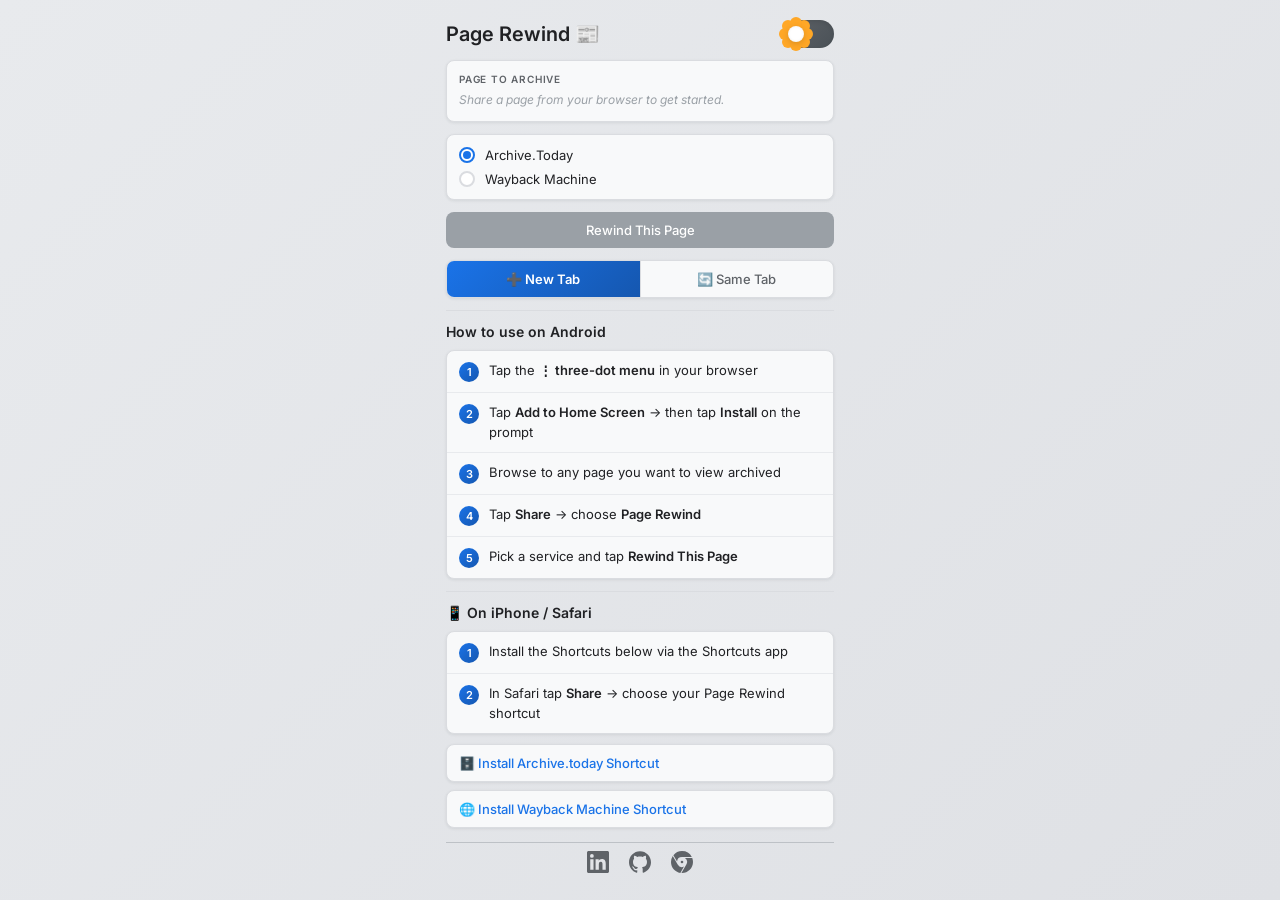
<file: docs/index.html>
<!DOCTYPE html>
<html lang="en">
<head>
  <meta charset="UTF-8" />
  <meta name="viewport" content="width=device-width, initial-scale=1.0, viewport-fit=cover" />
  <meta name="theme-color" content="#1a1d23" id="themeColorMeta" />
  <meta name="mobile-web-app-capable" content="yes" />
  <meta name="apple-mobile-web-app-capable" content="yes" />
  <meta name="apple-mobile-web-app-status-bar-style" content="black-translucent" />
  <meta name="apple-mobile-web-app-title" content="Page Rewind" />
  <title>Page Rewind</title>
  <link rel="manifest" href="/ByeWall/manifest.json" />
  <link rel="apple-touch-icon" href="/ByeWall/icons/icon-192.png" />
  <link rel="preconnect" href="https://fonts.googleapis.com">
  <link rel="preconnect" href="https://fonts.gstatic.com" crossorigin>
  <link href="https://fonts.googleapis.com/css2?family=Inter:wght@400;500;600&display=swap" rel="stylesheet">

  <!-- Instant dark mode before paint — mirrors popup-early.js -->
  <script>
    (function () {
      try {
        const saved = localStorage.getItem('darkModeEnabled');
        if (saved === 'true') {
          document.documentElement.classList.add('dark-mode');
        } else if (saved === null && window.matchMedia('(prefers-color-scheme: dark)').matches) {
          document.documentElement.classList.add('dark-mode');
        }
      } catch (e) {}
    })();
  </script>

  <style>
    /* ============================================================
       BASE — mirrors extension popup.css
    ============================================================ */
    *, *::before, *::after { box-sizing: border-box; margin: 0; padding: 0; }

    html.dark-mode {
      background: #1a1d23;
    }

    body {
      font-family: 'Inter', -apple-system, BlinkMacSystemFont, 'Segoe UI', sans-serif;
      background: linear-gradient(135deg, #e8eaed 0%, #dfe1e5 100%);
      color: #202124;
      min-height: 100dvh;
    }

    body.loaded {
      transition: background 0.3s, color 0.3s;
    }

    html.dark-mode body {
      background: linear-gradient(135deg, #1a1d23 0%, #26292e 100%);
      color: #e0e0e0;
    }

    .app {
      max-width: 420px;
      margin: 0 auto;
      padding: calc(env(safe-area-inset-top, 0px) + 20px) 16px calc(env(safe-area-inset-bottom, 0px) + 20px);
    }

    /* ============================================================
       HEADER
    ============================================================ */
    .header-container {
      display: flex;
      justify-content: space-between;
      align-items: center;
      margin-bottom: 12px;
    }

    h3 {
      margin: 0;
      color: #202124;
      font-size: 20px;
      font-weight: 600;
      transition: color 0.3s;
    }

    html.dark-mode h3 { color: #f0f0f0; }

    h4 {
      margin: 0 0 8px 0;
      font-size: 14px;
      color: #202124;
      font-weight: 600;
      transition: color 0.3s;
    }

    html.dark-mode h4 { color: #f0f0f0; }

    /* ============================================================
       DARK MODE TOGGLE — exact from extension
    ============================================================ */
    .toggle-container { display: flex; }

    .toggle-switch {
      position: relative;
      display: inline-block;
      width: 52px;
      height: 28px;
    }

    .toggle-switch input { opacity: 0; width: 0; height: 0; }

    .slider {
      position: absolute;
      cursor: pointer;
      inset: 0;
      background: linear-gradient(135deg, #5f6368 0%, #4a5157 100%);
      border-radius: 28px;
      box-shadow: inset 0 2px 4px rgba(0,0,0,0.1);
    }

    body.loaded .slider { transition: all 0.3s cubic-bezier(0.4, 0, 0.2, 1); }

    .slider:hover {
      box-shadow: inset 0 2px 4px rgba(0,0,0,0.15), 0 0 0 4px rgba(95,99,104,0.1);
    }

    .toggle-switch input:focus-visible + .slider {
      outline: 2px solid #1a73e8;
      outline-offset: 2px;
    }

    .slider:before {
      content: '';
      position: absolute;
      height: 16px;
      width: 16px;
      left: 6px;
      bottom: 6px;
      background: #ffffff;
      border-radius: 50%;
      box-shadow:
        0 2px 6px rgba(0,0,0,0.15),
        0 -11px 0 -2px #ffa726,
        8px -8px 0 -2px #ffa726,
        11px 0 0 -2px #ffa726,
        8px 8px 0 -2px #ffa726,
        0 11px 0 -2px #ffa726,
        -8px 8px 0 -2px #ffa726,
        -11px 0 0 -2px #ffa726,
        -8px -8px 0 -2px #ffa726,
        inset 0 0 3px rgba(0,0,0,0.08);
    }

    body.loaded .slider:before { transition: all 0.45s cubic-bezier(0.4, 0, 0.2, 1); }

    input:checked + .slider {
      background: linear-gradient(135deg, #1a73e8 0%, #1557b0 100%);
      box-shadow: inset 0 2px 4px rgba(0,0,0,0.2);
    }

    input:checked + .slider:hover {
      box-shadow: inset 0 2px 4px rgba(0,0,0,0.25), 0 0 0 4px rgba(26,115,232,0.15);
    }

    input:checked + .slider:before {
      transform: translateX(24px) rotate(-25deg);
      background: #4a9eff;
      box-shadow: 0 2px 8px rgba(0,0,0,0.3), inset 7px -3px 0 0 #2b2f36;
    }

    html.dark-mode .slider {
      background: linear-gradient(135deg, #4a5157 0%, #3e444b 100%);
      box-shadow: inset 0 2px 4px rgba(0,0,0,0.3);
    }

    html.dark-mode input:checked + .slider {
      background: linear-gradient(135deg, #4a9eff 0%, #357abd 100%);
    }

    html.dark-mode .slider:before {
      background: #f8f9fa;
      box-shadow:
        0 2px 6px rgba(0,0,0,0.4),
        0 -11px 0 -2px #ffa726,
        8px -8px 0 -2px #ffa726,
        11px 0 0 -2px #ffa726,
        8px 8px 0 -2px #ffa726,
        0 11px 0 -2px #ffa726,
        -8px 8px 0 -2px #ffa726,
        -11px 0 0 -2px #ffa726,
        -8px -8px 0 -2px #ffa726;
    }

    html.dark-mode input:checked + .slider:before {
      background: #4a9eff;
      box-shadow: 0 2px 8px rgba(0,0,0,0.5), inset 7px -3px 0 0 #2b2f36;
    }

    /* ============================================================
       URL CARD
    ============================================================ */
    .url-card {
      background: #f8f9fa;
      border-radius: 8px;
      padding: 12px;
      margin-bottom: 12px;
      border: 1px solid #dadce0;
      box-shadow: 0 1px 3px rgba(60,64,67,0.1);
      transition: background-color 0.3s, border-color 0.3s;
    }

    html.dark-mode .url-card {
      background: #31363d;
      border-color: #444c56;
      box-shadow: 0 1px 3px rgba(0,0,0,0.2);
    }

    .url-label {
      font-size: 10px;
      font-weight: 600;
      text-transform: uppercase;
      letter-spacing: 0.8px;
      color: #5f6368;
      margin-bottom: 6px;
      transition: color 0.3s;
    }

    html.dark-mode .url-label { color: #9aa0a6; }

    .url-text {
      font-size: 12px;
      color: #202124;
      word-break: break-all;
      line-height: 1.5;
      transition: color 0.3s;
    }

    html.dark-mode .url-text { color: #e0e0e0; }

    .url-text.empty {
      color: #9aa0a6;
      font-style: italic;
    }

    /* ============================================================
       OPTIONS SECTION — exact from extension
    ============================================================ */
    .options-section {
      background: #f8f9fa;
      border-radius: 8px;
      padding: 12px;
      margin-bottom: 12px;
      border: 1px solid #dadce0;
      box-shadow: 0 1px 3px rgba(60,64,67,0.1);
      transition: background-color 0.3s, border-color 0.3s, box-shadow 0.3s;
    }

    html.dark-mode .options-section {
      background: #31363d;
      border-color: #444c56;
      box-shadow: 0 1px 3px rgba(0,0,0,0.2);
    }

    label {
      display: flex;
      align-items: center;
      margin-bottom: 8px;
      cursor: pointer;
      font-size: 13px;
      color: #202124;
      transition: color 0.3s;
    }

    label:last-child { margin-bottom: 0; }
    html.dark-mode label { color: #e0e0e0; }

    input[type="radio"] {
      -webkit-appearance: none;
      appearance: none;
      width: 16px;
      height: 16px;
      margin-right: 10px;
      border-radius: 50%;
      border: 2px solid #dadce0;
      background: #fff;
      display: inline-grid;
      place-content: center;
      cursor: pointer;
      flex-shrink: 0;
      transition: border-color 0.15s ease, background-color 0.15s ease;
    }

    input[type="radio"]::before {
      content: '';
      width: 8px;
      height: 8px;
      border-radius: 50%;
      transform: scale(0);
      transition: transform 0.15s ease;
      background: #1a73e8;
    }

    input[type="radio"]:checked { border-color: #1a73e8; }
    input[type="radio"]:checked::before { transform: scale(1); }

    html.dark-mode input[type="radio"] {
      border-color: #6c757d;
      background: #2b2f36;
    }

    html.dark-mode input[type="radio"]::before { background: #4a9eff; }
    html.dark-mode input[type="radio"]:checked { border-color: #4a9eff; }

    /* ============================================================
       MAIN BUTTON — exact from extension
    ============================================================ */
    .archive-btn {
      width: 100%;
      background: linear-gradient(135deg, #1a73e8 0%, #1557b0 100%);
      color: white;
      padding: 10px 14px;
      border: none;
      border-radius: 8px;
      font-size: 13px;
      font-weight: 500;
      font-family: inherit;
      cursor: pointer;
      transition: all 0.2s ease;
      box-shadow: 0 3px 8px rgba(26,115,232,0.3), 0 1px 3px rgba(0,0,0,0.08);
      display: flex;
      align-items: center;
      justify-content: center;
      gap: 6px;
    }

    .archive-btn:hover:not(:disabled) {
      background: linear-gradient(135deg, #1557b0 0%, #0d47a1 100%);
      box-shadow: 0 5px 14px rgba(26,115,232,0.4), 0 2px 6px rgba(0,0,0,0.12);
      transform: translateY(-2px);
    }

    .archive-btn:active:not(:disabled) { transform: translateY(0); }

    .archive-btn:disabled {
      background: #9aa0a6;
      cursor: not-allowed;
      transform: none;
      box-shadow: none;
    }

    html.dark-mode .archive-btn {
      background: linear-gradient(135deg, #4a9eff 0%, #357abd 100%);
      box-shadow: 0 2px 6px rgba(74,158,255,0.3);
    }

    html.dark-mode .archive-btn:hover:not(:disabled) {
      background: linear-gradient(135deg, #357abd 0%, #2563eb 100%);
      box-shadow: 0 4px 12px rgba(74,158,255,0.4);
    }

    html.dark-mode .archive-btn:disabled { background: #444c56; }

    .spinner {
      width: 14px;
      height: 14px;
      border: 2px solid rgba(255,255,255,0.4);
      border-top-color: white;
      border-radius: 50%;
      animation: spin 0.7s linear infinite;
      display: none;
      flex-shrink: 0;
    }

    @keyframes spin { to { transform: rotate(360deg); } }

    .archive-btn.loading .spinner { display: block; }

    /* ============================================================
       TAB BEHAVIOR — exact from extension
    ============================================================ */
    .tab-behavior-section { margin: 12px 0; }

    .tab-choice {
      display: flex;
      width: 100%;
      border: 1px solid #dadce0;
      border-radius: 8px;
      overflow: hidden;
      background: #f8f9fa;
      box-shadow: 0 1px 3px rgba(60,64,67,0.1);
      transition: background-color 0.3s, border-color 0.3s;
    }

    html.dark-mode .tab-choice {
      background: #2b2f36;
      border-color: #444c56;
    }

    .tab-option {
      flex: 1;
      text-align: center;
      padding: 10px 0;
      cursor: pointer;
      font-size: 13px;
      font-weight: 500;
      font-family: inherit;
      user-select: none;
      transition: all 0.2s ease;
      background: transparent;
      color: #5f6368;
      border: none;
      -webkit-tap-highlight-color: transparent;
    }

    .tab-option + .tab-option { border-left: 1px solid #dadce0; }

    html.dark-mode .tab-option + .tab-option { border-left-color: #444c56; }

    .tab-option.active {
      background: linear-gradient(135deg, #1a73e8 0%, #1557b0 100%);
      color: white;
      font-weight: 600;
    }

    .tab-option:not(.active):hover {
      background: rgba(232,234,237,0.6);
      color: #202124;
    }

    html.dark-mode .tab-option { color: #9aa0a6; }

    html.dark-mode .tab-option.active {
      background: linear-gradient(135deg, #4a9eff 0%, #357abd 100%);
      color: white;
    }

    html.dark-mode .tab-option:not(.active):hover {
      background: #3e444b;
      color: #e0e0e0;
    }

    /* ============================================================
       STATUS BOX
    ============================================================ */
    .status-box {
      display: none;
      margin-top: 10px;
      padding: 12px 14px;
      border-radius: 8px;
      font-size: 13px;
      line-height: 1.5;
      transition: background 0.3s;
    }

    .status-box.show { display: block; }

    .status-box.error {
      background: #fce8e6;
      border: 1px solid #f28b82;
      color: #c62828;
    }

    html.dark-mode .status-box.error {
      background: #3e1f1f;
      border-color: #ef5350;
      color: #ff8a80;
    }

    /* ============================================================
       DIVIDER
    ============================================================ */
    .divider {
      height: 1px;
      background: #dadce0;
      margin: 12px 0;
      transition: background 0.3s;
    }

    html.dark-mode .divider { background: #444c56; }

    /* ============================================================
       INSTALL SECTION
    ============================================================ */
    .install-steps {
      background: #f8f9fa;
      border: 1px solid #dadce0;
      border-radius: 8px;
      overflow: hidden;
      box-shadow: 0 1px 3px rgba(60,64,67,0.1);
      transition: background-color 0.3s, border-color 0.3s;
    }

    html.dark-mode .install-steps {
      background: #31363d;
      border-color: #444c56;
    }

    .install-step {
      display: flex;
      gap: 10px;
      align-items: flex-start;
      font-size: 13px;
      color: #202124;
      padding: 10px 12px;
      border-bottom: 1px solid #e8eaed;
      transition: color 0.3s, border-color 0.3s;
    }

    .install-step:last-child { border-bottom: none; }

    html.dark-mode .install-step {
      color: #e0e0e0;
      border-color: #444c56;
    }

    .step-num {
      width: 20px;
      height: 20px;
      border-radius: 50%;
      background: linear-gradient(135deg, #1a73e8, #1557b0);
      color: white;
      font-size: 11px;
      font-weight: 600;
      display: flex;
      align-items: center;
      justify-content: center;
      flex-shrink: 0;
      margin-top: 1px;
    }

    html.dark-mode .step-num {
      background: linear-gradient(135deg, #4a9eff, #357abd);
    }

    .step-text { line-height: 1.5; }
    .step-text strong { font-weight: 600; }

    /* Shortcut links */
    .shortcut-links {
      display: flex;
      flex-direction: column;
      gap: 8px;
      margin-top: 10px;
    }

    .shortcut-link {
      display: flex;
      align-items: center;
      gap: 8px;
      padding: 10px 12px;
      background: #f8f9fa;
      border: 1px solid #dadce0;
      border-radius: 8px;
      color: #1a73e8;
      font-size: 13px;
      font-weight: 500;
      text-decoration: none;
      transition: all 0.2s ease;
      box-shadow: 0 1px 3px rgba(60,64,67,0.1);
    }

    .shortcut-link:hover {
      background: #e8f0fe;
      border-color: #1a73e8;
      transform: translateY(-1px);
    }

    html.dark-mode .shortcut-link {
      background: #31363d;
      border-color: #444c56;
      color: #8ab4f8;
    }

    html.dark-mode .shortcut-link:hover {
      background: #3e444b;
      border-color: #8ab4f8;
    }

    /* ============================================================
       FOOTER — exact from extension
    ============================================================ */
    .credit {
      margin-top: 10px;
      display: flex;
      justify-content: center;
      align-items: center;
      gap: 20px;
      padding-top: 8px;
      border-top: 1px solid #bdc1c6;
      transition: border-color 0.3s;
    }

    html.dark-mode .credit { border-color: #5f6368; }

    .credit a {
      color: #5f6368;
      display: flex;
      align-items: center;
      transition: color 0.2s ease, transform 0.2s ease;
    }

    .credit a:hover { color: #1a73e8; transform: translateY(-2px); }

    html.dark-mode .credit a { color: #e8eaed; }
    html.dark-mode .credit a:hover { color: #8ab4f8; }

    /* ============================================================
       TOAST — exact from extension
    ============================================================ */
    .toast {
      position: fixed;
      bottom: calc(env(safe-area-inset-bottom, 0px) + 20px);
      left: 50%;
      transform: translateX(-50%) translateY(100px);
      background: #202124;
      color: white;
      padding: 12px 20px;
      border-radius: 8px;
      font-size: 13px;
      font-weight: 500;
      box-shadow: 0 4px 16px rgba(0,0,0,0.3);
      z-index: 1000;
      opacity: 0;
      transition: all 0.3s cubic-bezier(0.4, 0, 0.2, 1);
      white-space: nowrap;
    }

    .toast.show {
      transform: translateX(-50%) translateY(0);
      opacity: 1;
    }

    .toast.success {
      background: linear-gradient(135deg, #34a853 0%, #2d8e47 100%);
    }

    html.dark-mode .toast { background: #3e444b; }
    html.dark-mode .toast.success {
      background: linear-gradient(135deg, #2d8e47 0%, #1e7e34 100%);
    }

    /* Busy overlay */
    body.busy::before {
      content: '';
      position: fixed;
      inset: 0;
      background: rgba(0,0,0,0.15);
      cursor: progress;
      z-index: 999;
    }
  </style>
</head>
<body>

<div class="app">

  <!-- Header — matches extension exactly -->
  <div class="header-container">
    <h3>Page Rewind 📰</h3>
    <div class="toggle-container">
      <label class="toggle-switch">
        <input type="checkbox" id="darkModeToggle">
        <span class="slider"></span>
      </label>
    </div>
  </div>

  <!-- URL preview -->
  <div class="url-card">
    <div class="url-label">Page to archive</div>
    <div class="url-text empty" id="urlDisplay">Share a page from your browser to get started.</div>
  </div>

  <!-- Service selection — matches extension exactly -->
  <div class="options-section">
    <label>
      <input type="radio" id="archiveTodayRadio" name="archiveService" value="archiveToday" checked />
      Archive.Today
    </label>
    <label>
      <input type="radio" id="waybackRadio" name="archiveService" value="wayback" />
      Wayback Machine
    </label>
  </div>

  <!-- Main action button -->
  <button class="archive-btn" id="archiveBtn" disabled onclick="openArchive()">
    <div class="spinner"></div>
    <span class="btn-label">Rewind This Page</span>
  </button>

  <!-- Error status -->
  <div class="status-box" id="statusBox"></div>

  <!-- Tab behavior — matches extension exactly -->
  <div class="tab-behavior-section">
    <div class="tab-choice" id="tabChoice">
      <div class="tab-option active" data-value="new">➕ New Tab</div>
      <div class="tab-option" data-value="same">🔄 Same Tab</div>
    </div>
  </div>

  <!-- Install instructions — only when no URL is shared -->
  <div id="installSection">
    <div class="divider"></div>
    <h4 style="margin-bottom: 10px;">How to use on Android</h4>
    <div class="install-steps">
      <div class="install-step">
        <div class="step-num">1</div>
        <div class="step-text">Tap the <strong>⋮ three-dot menu</strong> in your browser</div>
      </div>
      <div class="install-step">
        <div class="step-num">2</div>
        <div class="step-text">Tap <strong>Add to Home Screen</strong> → then tap <strong>Install</strong> on the prompt</div>
      </div>
      <div class="install-step">
        <div class="step-num">3</div>
        <div class="step-text">Browse to any page you want to view archived</div>
      </div>
      <div class="install-step">
        <div class="step-num">4</div>
        <div class="step-text">Tap <strong>Share</strong> → choose <strong>Page Rewind</strong></div>
      </div>
      <div class="install-step">
        <div class="step-num">5</div>
        <div class="step-text">Pick a service and tap <strong>Rewind This Page</strong></div>
      </div>
    </div>

    <div class="divider"></div>

    <h4 style="margin-bottom: 10px;">📱 On iPhone / Safari</h4>
    <div class="install-steps">
      <div class="install-step">
        <div class="step-num">1</div>
        <div class="step-text">Install the Shortcuts below via the Shortcuts app</div>
      </div>
      <div class="install-step">
        <div class="step-num">2</div>
        <div class="step-text">In Safari tap <strong>Share</strong> → choose your Page Rewind shortcut</div>
      </div>
    </div>
    <div class="shortcut-links">
      <a class="shortcut-link" href="https://www.icloud.com/shortcuts/REPLACE_WITH_AT_SHORTCUT_ID">
        🗄️ Install Archive.today Shortcut
      </a>
      <a class="shortcut-link" href="https://www.icloud.com/shortcuts/REPLACE_WITH_WB_SHORTCUT_ID">
        🌐 Install Wayback Machine Shortcut
      </a>
    </div>
  </div>

  <!-- Footer — matches extension exactly -->
  <div class="credit" style="margin-top: 14px;">
    <a href="https://www.linkedin.com/in/elirang/" target="_blank" rel="noopener noreferrer" title="Eliran on LinkedIn">
      <svg width="22" height="22" viewBox="0 0 24 24" fill="currentColor">
        <path d="M20.447 20.452h-3.554v-5.569c0-1.328-.027-3.037-1.852-3.037-1.853 0-2.136 1.445-2.136 2.939v5.667H9.351V9h3.414v1.561h.046c.477-.9 1.637-1.85 3.37-1.85 3.601 0 4.267 2.37 4.267 5.455v6.286zM5.337 7.433a2.062 2.062 0 0 1-2.063-2.065 2.064 2.064 0 1 1 2.063 2.065zm1.782 13.019H3.555V9h3.564v11.452zM22.225 0H1.771C.792 0 0 .774 0 1.729v20.542C0 23.227.792 24 1.771 24h20.451C23.2 24 24 23.227 24 22.271V1.729C24 .774 23.2 0 22.222 0h.003z"/>
      </svg>
    </a>
    <a href="https://github.com/elirangor/ByeWall" target="_blank" rel="noopener noreferrer" title="View on GitHub">
      <svg width="22" height="22" viewBox="0 0 24 24" fill="currentColor">
        <path d="M12 .297c-6.63 0-12 5.373-12 12 0 5.303 3.438 9.8 8.205 11.385.6.113.82-.258.82-.577 0-.285-.01-1.04-.015-2.04-3.338.724-4.042-1.61-4.042-1.61C4.422 18.07 3.633 17.7 3.633 17.7c-1.087-.744.084-.729.084-.729 1.205.084 1.838 1.236 1.838 1.236 1.07 1.835 2.809 1.305 3.495.998.108-.776.417-1.305.76-1.605-2.665-.3-5.466-1.332-5.466-5.93 0-1.31.465-2.38 1.235-3.22-.135-.303-.54-1.523.105-3.176 0 0 1.005-.322 3.3 1.23.96-.267 1.98-.399 3-.405 1.02.006 2.04.138 3 .405 2.28-1.552 3.285-1.23 3.285-1.23.645 1.653.24 2.873.12 3.176.765.84 1.23 1.91 1.23 3.22 0 4.61-2.805 5.625-5.475 5.92.42.36.81 1.096.81 2.22 0 1.606-.015 2.896-.015 3.286 0 .315.21.69.825.57C20.565 22.092 24 17.592 24 12.297c0-6.627-5.373-12-12-12"/>
      </svg>
    </a>
    <a href="https://chromewebstore.google.com/detail/page-rewind/jagkfgieephkcbdhanohgfkeghfjnmcf" target="_blank" rel="noopener noreferrer" title="Get on Chrome Web Store">
      <svg width="22" height="22" viewBox="0 0 24 24" fill="currentColor">
        <path d="M12 0C8.21 0 4.831 1.757 2.632 4.501l3.953 6.848A5.454 5.454 0 0 1 12 6.545h10.691A12 12 0 0 0 12 0zM1.931 5.47A11.943 11.943 0 0 0 0 12c0 6.012 4.42 10.991 10.189 11.864l3.953-6.847a5.45 5.45 0 0 1-6.865-2.29zm13.342 2.166a5.446 5.446 0 0 1 1.45 7.09l.002.001h-.002l-5.344 9.257c.206.01.413.016.621.016 6.627 0 12-5.373 12-12 0-1.54-.29-3.011-.818-4.364zM12 10.545a1.455 1.455 0 1 0 0 2.91 1.455 1.455 0 0 0 0-2.91z"/>
      </svg>
    </a>
  </div>

</div>

<div class="toast" id="toast"></div>

<script>
  let currentUrl = '';
  let openInNewTab = true;

  /* ── DARK MODE — mirrors popup-early.js + ui-handlers.js ── */
  function initDarkMode() {
    const saved = localStorage.getItem('darkModeEnabled');
    const systemDark = window.matchMedia('(prefers-color-scheme: dark)').matches;
    const isDark = saved !== null ? saved === 'true' : systemDark;

    const toggle = document.getElementById('darkModeToggle');

    if (isDark) {
      document.documentElement.classList.add('dark-mode');
      toggle.checked = true;
      toggle.offsetHeight; // force reflow before transitions enable
    }

    setTimeout(() => document.body.classList.add('loaded'), 50);

    toggle.addEventListener('change', () => {
      document.documentElement.classList.toggle('dark-mode', toggle.checked);
      localStorage.setItem('darkModeEnabled', String(toggle.checked));
      try { localStorage.setItem('darkModeEnabled', String(toggle.checked)); } catch {}
    });
  }

  /* ── TAB BEHAVIOR ── */
  function initTabBehavior() {
    const saved = localStorage.getItem('openInNewTab');
    openInNewTab = saved !== 'false';

    const tabChoice = document.getElementById('tabChoice');
    const options = tabChoice.querySelectorAll('.tab-option');

    function updateActive(isNew) {
      options.forEach(o => o.classList.remove('active'));
      tabChoice.querySelector(`[data-value="${isNew ? 'new' : 'same'}"]`).classList.add('active');
      openInNewTab = isNew;
    }

    updateActive(openInNewTab);

    options.forEach(opt => {
      opt.addEventListener('click', () => {
        const isNew = opt.dataset.value === 'new';
        localStorage.setItem('openInNewTab', String(isNew));
        updateActive(isNew);
      });
    });
  }

  /* ── SERVICE PREFERENCE ── */
  function initService() {
    const saved = localStorage.getItem('pageRewindService');
    if (saved === 'wayback') document.getElementById('waybackRadio').checked = true;
    document.querySelectorAll('input[name="archiveService"]').forEach(r => {
      r.addEventListener('change', () => localStorage.setItem('pageRewindService', r.value));
    });
  }

  /* ── URL FROM SHARE ── */
  function getSharedUrl() {
    const p = new URLSearchParams(window.location.search);
    const raw = p.get('url') || p.get('text') || p.get('title') || '';
    if (!raw) return '';
    try { new URL(raw); return raw; } catch {}
    const m = raw.match(/https?:\/\/[^\s]+/);
    return m ? m[0] : '';
  }

  /* ── INIT ── */
  function init() {
    initDarkMode();
    initTabBehavior();
    initService();

    const url = getSharedUrl();
    if (url) {
      currentUrl = url;
      const el = document.getElementById('urlDisplay');
      el.textContent = url;
      el.classList.remove('empty');
      document.getElementById('archiveBtn').disabled = false;
      document.getElementById('installSection').style.display = 'none';
    }
  }

  /* ── OPEN ARCHIVE ── */
  async function openArchive() {
    if (!currentUrl) return;

    const btn = document.getElementById('archiveBtn');
    const statusBox = document.getElementById('statusBox');
    const service = document.querySelector('input[name="archiveService"]:checked').value;

    btn.disabled = true;
    btn.classList.add('loading');
    document.body.classList.add('busy');
    statusBox.className = 'status-box';

    try {
      let archiveUrl;

      if (service === 'archiveToday') {
        archiveUrl = `https://archive.ph/newest/${encodeURIComponent(currentUrl)}`;
      } else {
        archiveUrl = await getWaybackUrl(currentUrl);
      }

      if (!archiveUrl) {
        showStatus('No snapshot found. Try the other archive service.', true);
        return;
      }

      if (openInNewTab) {
        window.open(archiveUrl, '_blank');
      } else {
        window.location.href = archiveUrl;
      }

      showToast('Opening archived version…', 'success');

    } catch {
      showStatus('Network error — check your connection and try again.', true);
    } finally {
      btn.disabled = false;
      btn.classList.remove('loading');
      document.body.classList.remove('busy');
    }
  }

  async function getWaybackUrl(url) {
    try {
      const resp = await fetch(
        `https://archive.org/wayback/available?url=${encodeURIComponent(url)}`,
        { headers: { Accept: 'application/json' } }
      );
      if (!resp.ok) throw new Error();
      const data = await resp.json();
      const snap = data?.archived_snapshots?.closest;
      if (snap?.available && snap?.url) return snap.url;
      return `https://web.archive.org/web/*/${encodeURIComponent(url)}`;
    } catch {
      return `https://web.archive.org/web/*/${encodeURIComponent(url)}`;
    }
  }

  function showStatus(msg, isError = false) {
    const el = document.getElementById('statusBox');
    el.textContent = msg;
    el.className = `status-box show${isError ? ' error' : ''}`;
  }

  function showToast(msg, type = '') {
    const t = document.getElementById('toast');
    t.textContent = msg;
    t.className = `toast${type ? ' ' + type : ''}`;
    requestAnimationFrame(() => t.classList.add('show'));
    setTimeout(() => t.classList.remove('show'), 3000);
  }

  if ('serviceWorker' in navigator) {
    navigator.serviceWorker.register('/ByeWall/service-worker.js').catch(() => {});
  }

  init();
</script>
</body>
</html>
</file>
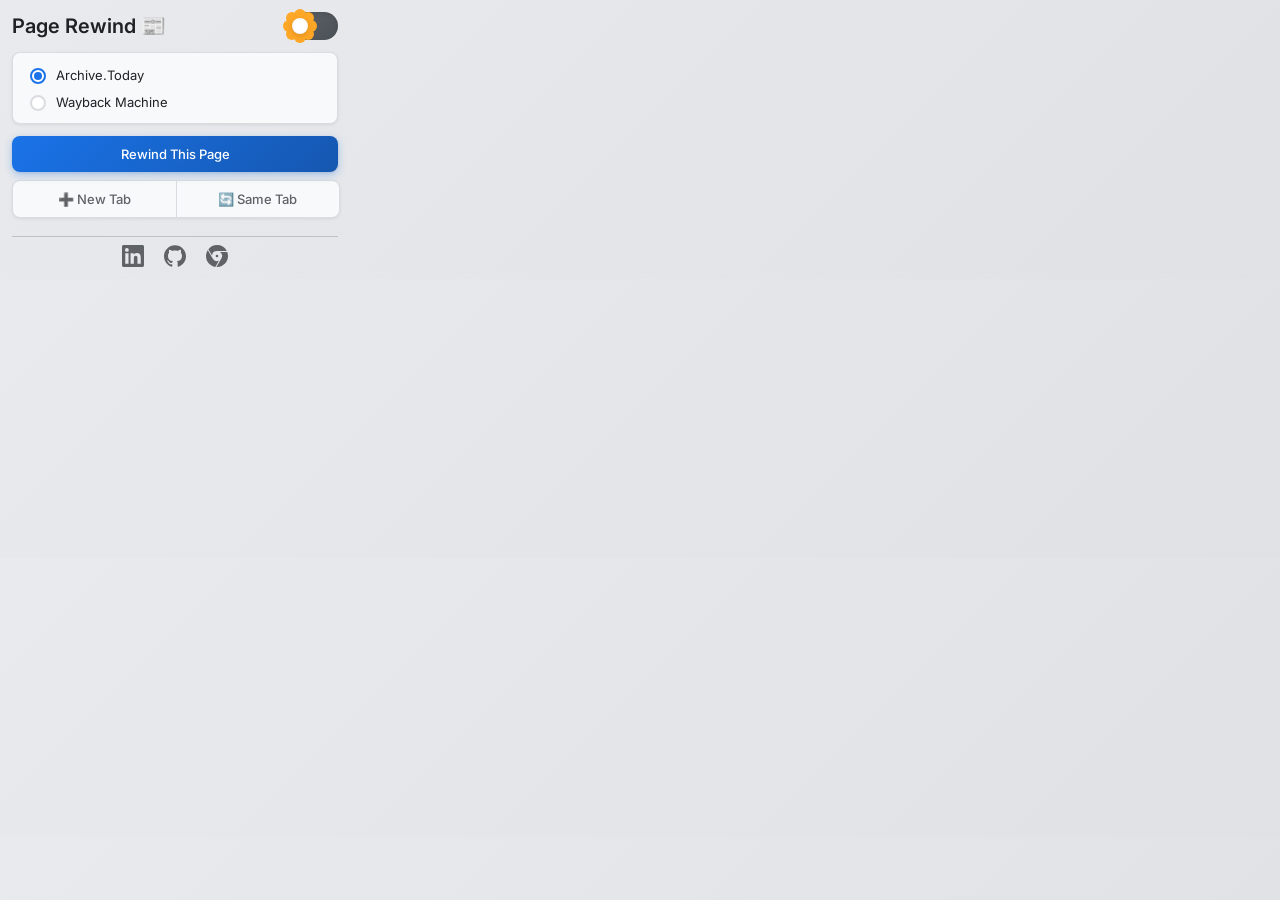
<file: src/popup/popup.html>
<!DOCTYPE html>
<html lang="en">

<head>
  <meta charset="UTF-8" />

  <!-- Critical: Load dark mode script before anything else renders -->
  <link rel="preload" href="popup-early.js" as="script">
  <script src="popup-early.js"></script>

  <meta name="color-scheme" content="dark light">
  <title>Archive Article</title>

  <!-- Fonts (non-blocking, no inline onload) -->
  <link rel="preconnect" href="https://fonts.gstatic.com" crossorigin>
  <link id="fontLink" href="https://fonts.googleapis.com/css2?family=Inter:wght@400;500;600&display=swap"
    rel="stylesheet" media="print">

  <!-- Styles -->
  <link rel="stylesheet" href="popup.css">
</head>

<body>
  <div class="header-container">
    <h3>Page Rewind 📰</h3>
    <div class="toggle-container">
      <label class="toggle-switch">
        <input type="checkbox" id="darkModeToggle">
        <span class="slider"></span>
      </label>
    </div>
  </div>

  <div class="options-section">
    <label>
      <input type="radio" id="archiveTodayRadio" name="archiveService" value="archiveToday" checked />
      Archive.Today
    </label>
    <label>
      <input type="radio" id="waybackRadio" name="archiveService" value="wayback" />
      Wayback Machine
    </label>
  </div>

  <button id="archive">Rewind This Page</button>

  <!-- History section - only shows when there is history -->
  <div id="history-section" style="margin-top: 12px; display: none;">
    <div class="history-header">
      <h4>Recently Viewed</h4>
      <button id="clearHistory" class="clear-history-btn">🗑️ Clear History</button>
    </div>
    <ul id="historyList" style="list-style-type: none; padding: 0; margin: 0;"></ul>
  </div>

  <!-- Tab behavior - moved below history section -->
  <div class="tab-behavior-section">
    <div class="tab-choice" id="tabChoice">
      <div class="tab-option" data-value="new">➕ New Tab</div>
      <div class="tab-option" data-value="same">🔄 Same Tab</div>
    </div>
  </div>

  <!-- Modern keyboard shortcuts section -->
  <div class="shortcut-hint" id="shortcut-hint">
    <!-- Content will be dynamically generated by JavaScript -->
  </div>

  <div class="credit">
    <a href="https://www.linkedin.com/in/elirang/" target="_blank" rel="noopener noreferrer" title="Eliran on LinkedIn">
      <svg width="22" height="22" viewBox="0 0 24 24" fill="currentColor">
        <path
          d="M20.447 20.452h-3.554v-5.569c0-1.328-.027-3.037-1.852-3.037-1.853 0-2.136 1.445-2.136 2.939v5.667H9.351V9h3.414v1.561h.046c.477-.9 1.637-1.85 3.37-1.85 3.601 0 4.267 2.37 4.267 5.455v6.286zM5.337 7.433a2.062 2.062 0 0 1-2.063-2.065 2.064 2.064 0 1 1 2.063 2.065zm1.782 13.019H3.555V9h3.564v11.452zM22.225 0H1.771C.792 0 0 .774 0 1.729v20.542C0 23.227.792 24 1.771 24h20.451C23.2 24 24 23.227 24 22.271V1.729C24 .774 23.2 0 22.222 0h.003z" />
      </svg>
    </a>
    <a href="https://github.com/elirangor/ByeWall" target="_blank" rel="noopener noreferrer" title="View on GitHub">
      <svg width="22" height="22" viewBox="0 0 24 24" fill="currentColor">
        <path
          d="M12 .297c-6.63 0-12 5.373-12 12 0 5.303 3.438 9.8 8.205 11.385.6.113.82-.258.82-.577 0-.285-.01-1.04-.015-2.04-3.338.724-4.042-1.61-4.042-1.61C4.422 18.07 3.633 17.7 3.633 17.7c-1.087-.744.084-.729.084-.729 1.205.084 1.838 1.236 1.838 1.236 1.07 1.835 2.809 1.305 3.495.998.108-.776.417-1.305.76-1.605-2.665-.3-5.466-1.332-5.466-5.93 0-1.31.465-2.38 1.235-3.22-.135-.303-.54-1.523.105-3.176 0 0 1.005-.322 3.3 1.23.96-.267 1.98-.399 3-.405 1.02.006 2.04.138 3 .405 2.28-1.552 3.285-1.23 3.285-1.23.645 1.653.24 2.873.12 3.176.765.84 1.23 1.91 1.23 3.22 0 4.61-2.805 5.625-5.475 5.92.42.36.81 1.096.81 2.22 0 1.606-.015 2.896-.015 3.286 0 .315.21.69.825.57C20.565 22.092 24 17.592 24 12.297c0-6.627-5.373-12-12-12" />
      </svg>
    </a>
    <a href="https://chromewebstore.google.com/detail/page-rewind/jagkfgieephkcbdhanohgfkeghfjnmcf" target="_blank"
      rel="noopener noreferrer" title="Get on Chrome Web Store">
      <svg width="22" height="22" viewBox="0 0 24 24" fill="currentColor">
        <path
          d="M12 0C8.21 0 4.831 1.757 2.632 4.501l3.953 6.848A5.454 5.454 0 0 1 12 6.545h10.691A12 12 0 0 0 12 0zM1.931 5.47A11.943 11.943 0 0 0 0 12c0 6.012 4.42 10.991 10.189 11.864l3.953-6.847a5.45 5.45 0 0 1-6.865-2.29zm13.342 2.166a5.446 5.446 0 0 1 1.45 7.09l.002.001h-.002l-5.344 9.257c.206.01.413.016.621.016 6.627 0 12-5.373 12-12 0-1.54-.29-3.011-.818-4.364zM12 10.545a1.455 1.455 0 1 0 0 2.91 1.455 1.455 0 0 0 0-2.91z" />
      </svg>
    </a>
  </div>
  <div id="messageBox" class="message-box">
    <div class="message-box-content">
      <p id="messageText"></p>
      <div class="message-box-buttons">
        <button id="messageBoxClose">OK</button>
      </div>
    </div>
  </div>

  <script src="popup.js" type="module"></script>
</body>

</html>
</file>
<file: src/popup/popup.css>
/* popup.css — styles for the popup interface */

/* ============================================================================
 * INSTANT DARK MODE (applies to <html> before body renders)
 * ==========================================================================*/

html.dark-mode {
  background: #1a1d23;
}

/* ============================================================================
 * BASE STYLES (Light Mode Default)
 * ==========================================================================*/

body {
  font-family: "Inter", -apple-system, BlinkMacSystemFont, "Segoe UI", sans-serif;
  background: linear-gradient(135deg, #e8eaed 0%, #dfe1e5 100%);
  padding: 12px;
  width: 350px;
  margin: 0;
  box-sizing: border-box;
  color: #202124;
  /* No transition on initial load */
}

/* Enable transitions only after initial load */
body.loaded {
  transition: background 0.3s, color 0.3s;
}

/* Dark mode inherits from html */
html.dark-mode body {
  background: linear-gradient(135deg, #1a1d23 0%, #26292e 100%);
  color: #e0e0e0;
}

.header-container {
  display: flex;
  justify-content: space-between;
  align-items: center;
  margin-bottom: 12px;
}

h3 {
  margin: 0;
  color: #202124;
  font-size: 20px;
  font-weight: 600;
  transition: color 0.3s;
}

h4 {
  margin: 0 0 8px 0;
  font-size: 14px;
  color: #202124;
  font-weight: 600;
  transition: color 0.3s;
}

.options-section {
  background: #f8f9fa;
  border-radius: 8px;
  padding: 12px;
  margin-bottom: 12px;
  border: 1px solid #dadce0;
  box-shadow: 0 1px 3px rgba(60, 64, 67, 0.1);
  transition: background-color 0.3s, border-color 0.3s, box-shadow 0.3s;
}

label {
  display: flex;
  align-items: center;
  margin-bottom: 8px;
  cursor: pointer;
  font-size: 13px;
  font-family: inherit;
  color: #202124;
  transition: color 0.3s;
}

label:last-child {
  margin-bottom: 0;
}

/* Radio buttons */
input[type="radio"] {
  -webkit-appearance: none;
  appearance: none;
  width: 16px;
  height: 16px;
  margin-right: 10px;
  border-radius: 50%;
  border: 2px solid #dadce0;
  background: #fff;
  display: inline-grid;
  place-content: center;
  cursor: pointer;
  transition: border-color 0.15s ease, background-color 0.15s ease;
}

input[type="radio"]::before {
  content: "";
  width: 8px;
  height: 8px;
  border-radius: 50%;
  transform: scale(0);
  transition: transform 0.15s ease;
  background: #1a73e8;
}

input[type="radio"]:checked {
  border-color: #1a73e8;
}

input[type="radio"]:checked::before {
  transform: scale(1);
}

input[type="radio"]:focus-visible {
  outline: 2px solid rgba(26, 115, 232, 0.3);
  outline-offset: 2px;
}

/* Buttons */
button {
  width: 100%;
  background: linear-gradient(135deg, #1a73e8 0%, #1557b0 100%);
  color: white;
  padding: 10px 14px;
  border: none;
  border-radius: 8px;
  font-size: 13px;
  font-weight: 500;
  font-family: inherit;
  cursor: pointer;
  transition: all 0.2s ease;
  box-shadow: 0 3px 8px rgba(26, 115, 232, 0.3), 0 1px 3px rgba(0, 0, 0, 0.08);
}

button:hover:not(:disabled) {
  background: linear-gradient(135deg, #1557b0 0%, #0d47a1 100%);
  box-shadow: 0 5px 14px rgba(26, 115, 232, 0.4), 0 2px 6px rgba(0, 0, 0, 0.12);
  transform: translateY(-2px);
}

button:disabled {
  background: #9aa0a6;
  cursor: not-allowed;
  transform: none;
  box-shadow: none;
}

/* Footer */
.credit {
  margin-top: 6px;
  display: flex;
  justify-content: center;
  align-items: center;
  gap: 20px;
  padding-top: 8px;
  border-top: 1px solid #bdc1c6;
  transition: border-color 0.3s;
}

.credit a {
  color: #5f6368;
  display: flex;
  align-items: center;
  transition: color 0.2s ease, transform 0.2s ease;
}

.credit a:hover {
  color: #1a73e8;
  transform: translateY(-2px);
}

html.dark-mode .credit {
  border-color: #5f6368;
}

html.dark-mode .credit a {
  color: #e8eaed;
}

html.dark-mode .credit a:hover {
  color: #8ab4f8;
}

/* Keyboard shortcuts */
.shortcut-hint {
  display: flex;
  flex-direction: column;
  gap: 6px;
  margin: 10px 0 0 0;
  padding: 0;
  background: transparent;
  border: none;
}

.shortcut-row {
  display: flex;
  align-items: center;
  gap: 8px;
}

.shortcut-icon {
  font-size: 16px;
  flex-shrink: 0;
}

.shortcut-label {
  font-size: 12px;
  font-weight: 500;
  color: #5f6368;
  flex: 1;
}

.shortcut-keys {
  display: flex;
  align-items: center;
  gap: 3px;
  flex-shrink: 0;
}

.shortcut-hint kbd {
  display: inline-flex;
  align-items: center;
  justify-content: center;
  min-width: 28px;
  height: 24px;
  padding: 0 8px;
  font-size: 11px;
  font-family: -apple-system, BlinkMacSystemFont, 'Segoe UI', system-ui, sans-serif;
  font-weight: 600;
  background: linear-gradient(180deg, #ffffff 0%, #f8f9fa 100%);
  border: 1px solid #dadce0;
  border-bottom-width: 2px;
  border-radius: 4px;
  box-shadow: 0 1px 2px rgba(60, 64, 67, 0.1), 
              inset 0 -1px 0 rgba(60, 64, 67, 0.1);
  color: #202124;
  letter-spacing: 0.3px;
  transition: all 0.15s ease;
}

.shortcut-hint kbd:hover {
  transform: translateY(-1px);
  box-shadow: 0 2px 4px rgba(60, 64, 67, 0.15), 
              inset 0 -1px 0 rgba(60, 64, 67, 0.1);
  border-color: #1a73e8;
}

.shortcut-hint kbd:active {
  transform: translateY(0);
  box-shadow: 0 1px 2px rgba(60, 64, 67, 0.1), 
              inset 0 1px 2px rgba(60, 64, 67, 0.1);
}

.shortcut-plus {
  color: #9aa0a6;
  font-size: 11px;
  font-weight: 600;
  margin: 0 -1px;
}

/* Modal message box */
.message-box {
  display: none;
  position: fixed;
  z-index: 1000;
  inset: 0;
  background-color: rgba(0, 0, 0, 0.4);
  align-items: center;
  justify-content: center;
}

.message-box-content {
  background: #fff;
  margin: auto;
  padding: 24px;
  border: none;
  width: 70%;
  max-width: 280px;
  border-radius: 12px;
  box-shadow: 0 8px 32px rgba(0, 0, 0, 0.16);
  text-align: center;
  transition: background-color 0.3s;
}

.message-box-content p {
  margin: 0 0 20px 0;
  font-size: 14px;
  color: #3c4043;
  line-height: 1.5;
  font-weight: 400;
  transition: color 0.3s;
}

.message-box-content .message-box-buttons {
  display: flex;
  gap: 10px;
  justify-content: center;
}

.message-box-content button {
  background: #1a73e8;
  color: white;
  padding: 10px 24px;
  border: 0;
  border-radius: 6px;
  font-size: 13px;
  font-weight: 500;
  font-family: inherit;
  cursor: pointer;
  transition: background 0.2s ease;
  min-width: 80px;
}

.message-box-content button:hover {
  background: #1557b0;
}

.message-box-content button:active {
  transform: scale(0.98);
}

/* Secondary button style for "No" button */
.message-box-content button:last-child:not(:only-child) {
  background: #f1f3f4;
  color: #5f6368;
  border: none;
}

.message-box-content button:last-child:not(:only-child):hover {
  background: #e8eaed;
  color: #202124;
}

/* Toggle switch - Enhanced UX with smooth icon transitions */
.toggle-container {
  display: flex;
  justify-content: flex-end;
}

.toggle-switch {
  position: relative;
  display: inline-block;
  width: 52px;
  height: 28px;
}

.toggle-switch input {
  opacity: 0;
  width: 0;
  height: 0;
}

.slider {
  position: absolute;
  cursor: pointer;
  inset: 0;
  background: linear-gradient(135deg, #5f6368 0%, #4a5157 100%);
  border-radius: 28px;
  box-shadow: inset 0 2px 4px rgba(0, 0, 0, 0.1);
  /* No transition on initial load */
}

/* Enable transitions only after page loads */
body.loaded .slider {
  transition: all 0.3s cubic-bezier(0.4, 0, 0.2, 1);
}

/* Hover state */
.slider:hover {
  box-shadow: inset 0 2px 4px rgba(0, 0, 0, 0.15), 0 0 0 4px rgba(95, 99, 104, 0.1);
}

/* Focus state for accessibility */
.toggle-switch input:focus-visible + .slider {
  outline: 2px solid #1a73e8;
  outline-offset: 2px;
}

/* Sun icon (light mode) - smaller center with bright orange elongated rays */
.slider:before {
  content: "";
  position: absolute;
  height: 16px;
  width: 16px;
  left: 6px;
  bottom: 6px;
  background: #ffffff;
  border-radius: 50%;
  box-shadow: 
    0 2px 6px rgba(0, 0, 0, 0.15),
    /* Brighter orange elongated sun rays */
    0 -11px 0 -2px #ffa726,          /* top */
    8px -8px 0 -2px #ffa726,         /* top-right */
    11px 0 0 -2px #ffa726,           /* right */
    8px 8px 0 -2px #ffa726,          /* bottom-right */
    0 11px 0 -2px #ffa726,           /* bottom */
    -8px 8px 0 -2px #ffa726,         /* bottom-left */
    -11px 0 0 -2px #ffa726,          /* left */
    -8px -8px 0 -2px #ffa726,        /* top-left */
    /* Inner shadow for definition */
    inset 0 0 3px rgba(0, 0, 0, 0.08);
  /* No transition on initial load */
}

/* Enable smooth transitions only after page loads */
body.loaded .slider:before {
  transition: all 0.45s cubic-bezier(0.4, 0, 0.2, 1);
}

/* Checked state - dark mode */
input:checked + .slider {
  background: linear-gradient(135deg, #1a73e8 0%, #1557b0 100%);
  box-shadow: inset 0 2px 4px rgba(0, 0, 0, 0.2);
}

input:checked + .slider:hover {
  box-shadow: inset 0 2px 4px rgba(0, 0, 0, 0.25), 0 0 0 4px rgba(26, 115, 232, 0.15);
}

/* Moon icon (dark mode) - clearer crescent shape */
input:checked + .slider:before {
  transform: translateX(24px) rotate(-25deg);
  background: #4a9eff;
  box-shadow: 
    0 2px 8px rgba(0, 0, 0, 0.3),
    /* Larger crescent cutout for clearer moon shape */
    inset 7px -3px 0 0 #2b2f36;
}

/* History items */
.history-item {
  background: #f8f9fa;
  border: 1px solid #e8eaed;
  border-radius: 6px;
  padding: 10px;
  margin-bottom: 6px;
  display: block;
  font-size: 12px;
  color: #202124;
  text-decoration: none;
  transition: all 0.2s ease;
  box-shadow: 0 1px 2px rgba(60, 64, 67, 0.08);
  position: relative;
}

/* Fade in animation for history items */
@keyframes fadeInSlide {
  from {
    opacity: 0;
    transform: translateY(-10px);
  }
  to {
    opacity: 1;
    transform: translateY(0);
  }
}

.history-item.restoring {
  animation: fadeInSlide 0.4s cubic-bezier(0.4, 0, 0.2, 1) forwards;
}

.history-item-content {
  display: flex;
  flex-direction: column;
}

.history-item-content .title {
  font-weight: 600;
  white-space: normal;
  word-wrap: break-word;
  font-size: 13px;
  color: #202124;
  line-height: 1.4;
  margin-bottom: 4px;
}

.history-item-content .details {
  font-size: 10px;
  display: flex;
  justify-content: space-between;
  align-items: center;
  margin-top: 0;
  gap: 8px;
  position: relative; /* For absolute positioning of centered delete button */
}

.history-item-content .details .service {
  color: #1a73e8;
  font-weight: 600;
  font-size: 9px;
  padding: 2px 6px;
  border-radius: 3px;
  border: 1.5px solid #1a73e8;
  background: transparent;
  transition: all 0.2s ease;
}

/* Delete button in absolute center of metadata line */
.history-item-delete {
  position: absolute;
  left: 50%;
  top: 50%;
  width: 16px;
  height: 16px;
  margin-left: -8px; /* Half of width */
  margin-top: -8px; /* Half of height */
  background: transparent !important;
  border: none !important;
  cursor: pointer;
  display: flex;
  align-items: center;
  justify-content: center;
  font-size: 16px;
  font-weight: 300;
  line-height: 1;
  color: #9aa0a6;
  opacity: 0;
  transition: opacity 0.15s ease, color 0.15s ease;
  padding: 0;
  box-shadow: none !important;
  z-index: 10;
  outline: none !important;
}

.history-item:hover .history-item-delete {
  opacity: 1;
}

.history-item-delete:hover {
  color: #ea4335; /* Brighter Google red */
  background: transparent !important;
}

.history-item-delete:active {
  background: transparent !important;
}

.history-item-delete:focus {
  outline: none !important;
  background: transparent !important;
  border: none !important;
}

.history-item-content .details .timestamp {
  font-weight: 600;
  color: #5f6368;
  font-size: 10px;
  direction: ltr;
  text-align: right;
}

.history-item.rtl {
  direction: rtl;
  text-align: right;
}

.history-item.rtl .history-item-content .details {
  flex-direction: row-reverse;
}

.history-item:hover {
  background-color: #fff;
  border-color: #dadce0;
  box-shadow: 0 2px 8px rgba(60, 64, 67, 0.15);
  transform: translateY(-1px);
}

.history-item:hover .history-item-content .details .service {
  background: #e8f0fe;
  border-color: #1a73e8;
}

.history-item:active {
  transform: translateY(0);
}

/* Tab behavior section */
.tab-behavior-section {
  margin: 8px 0 12px 0;
  padding: 0;
  border: none;
  background: transparent;
}

.tab-choice {
  display: flex;
  width: 100%;
  border: 1px solid #dadce0;
  border-radius: 8px;
  overflow: hidden;
  background: #f8f9fa;
  box-shadow: 0 1px 3px rgba(60, 64, 67, 0.1);
  transition: background-color 0.3s, border-color 0.3s, box-shadow 0.3s;
}

.tab-option {
  flex: 1;
  text-align: center;
  padding: 10px 0;
  cursor: pointer;
  font-size: 13px;
  font-weight: 500;
  font-family: inherit;
  user-select: none;
  transition: all 0.2s ease;
  background: transparent;
  color: #5f6368;
  border: none;
  position: relative;
}

.tab-option + .tab-option {
  border-left: 1px solid #dadce0;
}

.tab-option.active {
  background: linear-gradient(135deg, #1a73e8 0%, #1557b0 100%);
  color: white;
  font-weight: 600;
  box-shadow: inset 0 2px 8px rgba(26, 115, 232, 0.2);
}

.tab-option:not(.active):hover {
  background: rgba(232, 234, 237, 0.6);
  color: #202124;
}

/* History section header */
.history-header {
  display: flex;
  justify-content: space-between;
  align-items: center;
  margin-bottom: 8px;
}

.history-header h4 {
  margin: 0;
}

/* History section with smooth transitions */
#history-section {
  transition: opacity 0.3s ease, max-height 0.3s ease, margin 0.3s ease;
  overflow: hidden;
}

#history-section.hiding {
  opacity: 0;
  max-height: 0;
  margin-top: 0;
  margin-bottom: 0;
}

#history-section.showing {
  opacity: 1;
  max-height: 2000px; /* Large enough for any realistic history */
}

/* Clear history button - subtle text link style */
.clear-history-btn {
  background: none !important;
  border: none !important;
  color: #5f6368;
  font-size: 11px;
  padding: 0;
  font-weight: 500;
  width: auto;
  cursor: pointer;
  transition: color 0.2s ease;
  box-shadow: none !important;
  text-decoration: none;
  display: inline-block;
  opacity: 0.9;
  outline: none;
}

.clear-history-btn:hover:not(:disabled) {
  color: #d93025;
  opacity: 1;
  background: none !important;
  box-shadow: none !important;
  transform: none;
  text-decoration: underline;
}

.clear-history-btn:focus {
  outline: none;
  background: none !important;
}

.clear-history-btn:active {
  background: none !important;
}

/* Busy state overlay */
body.busy::before {
  content: "";
  position: fixed;
  inset: 0;
  background: rgba(0, 0, 0, 0.15);
  cursor: progress;
  z-index: 9999;
}

/* Toast notification */
.toast {
  position: fixed;
  bottom: 20px;
  left: 50%;
  transform: translateX(-50%) translateY(100px);
  background: #202124;
  color: white;
  padding: 12px 20px;
  border-radius: 8px;
  font-size: 13px;
  font-weight: 500;
  box-shadow: 0 4px 16px rgba(0, 0, 0, 0.3);
  z-index: 10000;
  opacity: 0;
  transition: all 0.3s cubic-bezier(0.4, 0, 0.2, 1);
  display: flex;
  align-items: center;
  gap: 12px;
  min-width: 200px;
  max-width: 320px;
}

.toast.show {
  transform: translateX(-50%) translateY(0);
  opacity: 1;
}

.toast.success {
  background: linear-gradient(135deg, #34a853 0%, #2d8e47 100%);
}

.toast button {
  background: rgba(255, 255, 255, 0.2);
  color: white;
  padding: 4px 12px;
  font-size: 11px;
  border: 1px solid rgba(255, 255, 255, 0.3);
  border-radius: 4px;
  cursor: pointer;
  transition: all 0.2s ease;
  font-weight: 600;
  white-space: nowrap;
  margin-left: auto;
  min-width: auto;
  width: auto;
}

.toast button:hover {
  background: rgba(255, 255, 255, 0.3);
  border-color: rgba(255, 255, 255, 0.5);
  transform: none;
  box-shadow: none;
}

/* Fade out animation for history items */
@keyframes fadeOutSlide {
  0% {
    opacity: 1;
    transform: translateX(0) scale(1);
    max-height: 200px;
    margin-bottom: 6px;
    padding: 10px;
  }
  40% {
    opacity: 0;
    transform: translateX(-30px) scale(0.95);
    max-height: 200px;
    margin-bottom: 6px;
    padding: 10px;
  }
  100% {
    opacity: 0;
    transform: translateX(-30px) scale(0.95);
    max-height: 0;
    margin-bottom: 0;
    padding: 0;
    border-width: 0;
  }
}

.history-item.removing {
  animation: fadeOutSlide 0.5s cubic-bezier(0.4, 0, 0.2, 1) forwards;
  pointer-events: none;
  overflow: hidden;
}

/* ============================================================================
 * DARK MODE OVERRIDES (applies to html.dark-mode)
 * ==========================================================================*/

html.dark-mode body {
  color: #e0e0e0;
}

html.dark-mode h3,
html.dark-mode h4 {
  color: #f0f0f0;
}

html.dark-mode .options-section {
  background: #31363d;
  border-color: #444c56;
  box-shadow: 0 1px 3px rgba(0, 0, 0, 0.2);
}

html.dark-mode .message-box {
  background-color: rgba(0, 0, 0, 0.6);
}

html.dark-mode .message-box-content {
  background: #2b2f36;
  box-shadow: 0 8px 32px rgba(0, 0, 0, 0.4);
}

html.dark-mode .message-box-content p {
  color: #e8eaed;
}

html.dark-mode .message-box-content button {
  background: #4a9eff;
}

html.dark-mode .message-box-content button:hover {
  background: #357abd;
}

html.dark-mode .message-box-content button:last-child:not(:only-child) {
  background: #3e444b;
  color: #e8eaed;
}

html.dark-mode .message-box-content button:last-child:not(:only-child):hover {
  background: #4a5159;
  color: #fff;
}

html.dark-mode label {
  color: #e0e0e0;
}

html.dark-mode input[type="radio"] {
  border-color: #6c757d;
  background: #2b2f36;
}

html.dark-mode input[type="radio"]::before {
  background: #4a9eff;
}

html.dark-mode input[type="radio"]:checked {
  border-color: #4a9eff;
}

html.dark-mode button {
  background: linear-gradient(135deg, #4a9eff 0%, #357abd 100%);
  box-shadow: 0 2px 6px rgba(74, 158, 255, 0.3);
}

html.dark-mode button:hover:not(:disabled) {
  background: linear-gradient(135deg, #357abd 0%, #2563eb 100%);
  box-shadow: 0 4px 12px rgba(74, 158, 255, 0.4);
}

html.dark-mode .credit {
  color: #9aa0a6;
  border-color: #5f6368;
}

html.dark-mode .credit a {
  color: #8ab4f8;
  font-weight: 500;
}

html.dark-mode .credit a:hover {
  color: #aecbfa;
}

/* Dark mode toggle enhancements */
html.dark-mode .slider {
  background: linear-gradient(135deg, #4a5157 0%, #3e444b 100%);
  box-shadow: inset 0 2px 4px rgba(0, 0, 0, 0.3);
}

html.dark-mode .slider:hover {
  box-shadow: inset 0 2px 4px rgba(0, 0, 0, 0.35), 0 0 0 4px rgba(74, 80, 87, 0.15);
}

html.dark-mode input:checked + .slider {
  background: linear-gradient(135deg, #4a9eff 0%, #357abd 100%);
  box-shadow: inset 0 2px 4px rgba(0, 0, 0, 0.25);
}

html.dark-mode input:checked + .slider:hover {
  box-shadow: inset 0 2px 4px rgba(0, 0, 0, 0.3), 0 0 0 4px rgba(74, 158, 255, 0.2);
}

/* Dark mode sun icon - smaller center with bright orange elongated rays */
html.dark-mode .slider:before {
  background: #f8f9fa;
  box-shadow: 
    0 2px 6px rgba(0, 0, 0, 0.4),
    /* Brighter orange elongated sun rays */
    0 -11px 0 -2px #ffa726,          /* top */
    8px -8px 0 -2px #ffa726,         /* top-right */
    11px 0 0 -2px #ffa726,           /* right */
    8px 8px 0 -2px #ffa726,          /* bottom-right */
    0 11px 0 -2px #ffa726,           /* bottom */
    -8px 8px 0 -2px #ffa726,         /* bottom-left */
    -11px 0 0 -2px #ffa726,          /* left */
    -8px -8px 0 -2px #ffa726,        /* top-left */
    /* Subtle glow for visibility */
    0 0 8px rgba(248, 249, 250, 0.2);
}

/* Dark mode moon icon - adjusted for smaller size */
html.dark-mode input:checked + .slider:before {
  background: #4a9eff;
  box-shadow: 
    0 2px 8px rgba(0, 0, 0, 0.5),
    /* Adjusted crescent cutout for smaller moon */
    inset 7px -3px 0 0 #2b2f36;
}

/* Dark mode keyboard shortcuts */
html.dark-mode .shortcut-label {
  color: #9aa0a6;
}

html.dark-mode .shortcut-hint kbd {
  background: linear-gradient(180deg, #3e444b 0%, #31363d 100%);
  border-color: #5f6368;
  border-bottom-color: #444c56;
  color: #e8eaed;
  box-shadow: 0 1px 2px rgba(0, 0, 0, 0.3), 
              inset 0 -1px 0 rgba(255, 255, 255, 0.05);
}

html.dark-mode .shortcut-hint kbd:hover {
  border-color: #8ab4f8;
  box-shadow: 0 2px 4px rgba(0, 0, 0, 0.4), 
              inset 0 -1px 0 rgba(255, 255, 255, 0.05);
}

html.dark-mode .shortcut-hint kbd:active {
  box-shadow: 0 1px 2px rgba(0, 0, 0, 0.3), 
              inset 0 1px 2px rgba(0, 0, 0, 0.3);
}

html.dark-mode .shortcut-plus {
  color: #6c757d;
}

html.dark-mode .history-item {
  background: #31363d;
  border-color: #444c56;
  color: #e0e0e0;
  box-shadow: 0 1px 2px rgba(0, 0, 0, 0.1);
}

html.dark-mode .history-item:hover {
  background-color: #3e444b;
  border-color: #5f6368;
  box-shadow: 0 2px 8px rgba(0, 0, 0, 0.3);
}

html.dark-mode .history-item-content .title {
  color: #e0e0e0;
}

html.dark-mode .history-item-content .details .service {
  color: #8ab4f8;
  border-color: #8ab4f8;
  border-width: 1.5px;
}

html.dark-mode .history-item:hover .history-item-content .details .service {
  background: rgba(138, 180, 248, 0.15);
}

html.dark-mode .history-item-content .details .timestamp {
  color: #9aa0a6;
}

/* Dark mode delete button */
html.dark-mode .history-item-delete {
  color: #6c757d;
  background: transparent !important;
  border: none !important;
  box-shadow: none !important;
}

html.dark-mode .history-item-delete:hover {
  color: #ff6b6b; /* Brighter red for dark mode - more visible */
  background: transparent !important;
  box-shadow: none !important;
}

html.dark-mode .history-item-delete:focus,
html.dark-mode .history-item-delete:active {
  outline: none !important;
  background: transparent !important;
  border: none !important;
  box-shadow: none !important;
}

html.dark-mode .tab-choice {
  background: #2b2f36;
  border-color: #444c56;
  box-shadow: 0 1px 3px rgba(0, 0, 0, 0.2);
}

html.dark-mode .tab-option {
  color: #9aa0a6;
  background: transparent;
}

html.dark-mode .tab-option + .tab-option {
  border-left: 1px solid #444c56;
}

html.dark-mode .tab-option.active {
  background: linear-gradient(135deg, #4a9eff 0%, #357abd 100%);
  color: white;
  font-weight: 600;
  box-shadow: inset 0 2px 8px rgba(74, 158, 255, 0.2);
}

html.dark-mode .tab-option:not(.active):hover {
  background: #3e444b;
  color: #e0e0e0;
}

html.dark-mode .clear-history-btn {
  color: #aab0b8;
  opacity: 1;
  background: none !important;
}

html.dark-mode .clear-history-btn:hover:not(:disabled) {
  color: #f28b82;
  background: none !important;
}

html.dark-mode .clear-history-btn:focus,
html.dark-mode .clear-history-btn:active {
  background: none !important;
}

html.dark-mode.busy::before {
  background: rgba(0, 0, 0, 0.35);
}

html.dark-mode .toast {
  background: #3e444b;
}

html.dark-mode .toast.success {
  background: linear-gradient(135deg, #2d8e47 0%, #1e7e34 100%);
}
</file>
